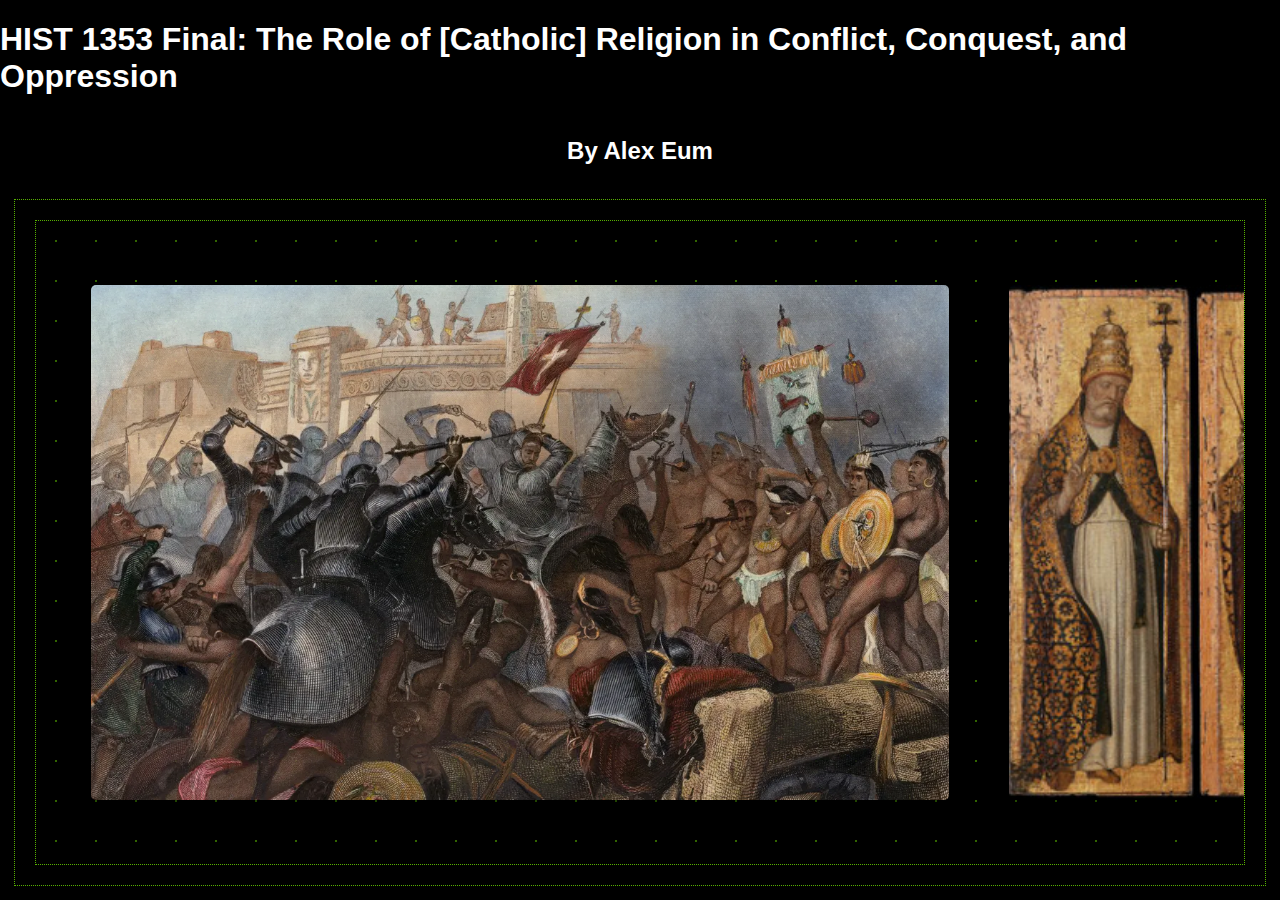
<file: index.html>
<!DOCTYPE html>
<html lang="en">
<head>
  <meta charset="UTF-8">
  <meta http-equiv="X-UA-Compatible" content="IE=edge">
  <meta name="viewport" content="width=device-width, initial-scale=1.0">
  <title>HIST 1353 Final - Alex Eum</title>
  <link rel = "stylesheet" href = "styles.css">
</head>

<body>
  <div id="gallery-container">
    <h1 style = "color: white;">HIST 1353 Final: The Role of [Catholic] Religion in Conflict, Conquest, and Oppression</h1>
    <h2 style = "color: white;">By Alex Eum</h2>
    <div id="gallery">
      
      <figure>
        <a href="expedition.html" class="image-link">
          <img src="./images/catholicconquest.webp" width="700" height="700">
        </a>
        <figcaption>Catholic Expedition & Conquest</figcaption>
      </figure>
  
      <figure>
        <a href="power.html" class="image-link">
          <img src="./images/catholicpower.jpeg" width="700" height="700">
        </a>
        <figcaption>Catholic Power Structure & Influence</figcaption>
      </figure>
  
      <figure>
        <a href="economy.html" class="image-link">
          <img src="./images/economy.jpeg" width="700" height="700">
        </a>
        <figcaption>Religion In The Economy (Slavery)</figcaption>
      </figure>
  
      <figure>
        <a href="rebellion.html" class="image-link">
          <img src="./images/rebellion.jpeg" width="700" height="700">
        </a>
        <figcaption>Catholic Rebellion & Reform</figcaption>
      </figure>
  
      <figure>
        <a href="reflection.html" class="image-link">
          <img src="./images/modern.webp" width="700" height="700">
        </a>
        <figcaption>Catholic Reflection & Acceptance</figcaption>
      </figure> 

      <figure>
        <a href="sources.html" class="image-link">
          <img src="./images/cathdoctrine.jpeg" width="700" height="700">
        </a>
        <figcaption>Sources</figcaption>
      </figure> 
    </div> 
  </div>

  <script>
    function openPopup(img) {
      img.nextElementSibling.style.display = 'block';
    }
    function closePopup(span) {
      span.parentElement.style.display = 'none';
    }
  </script>
</body>
</html>
</file>
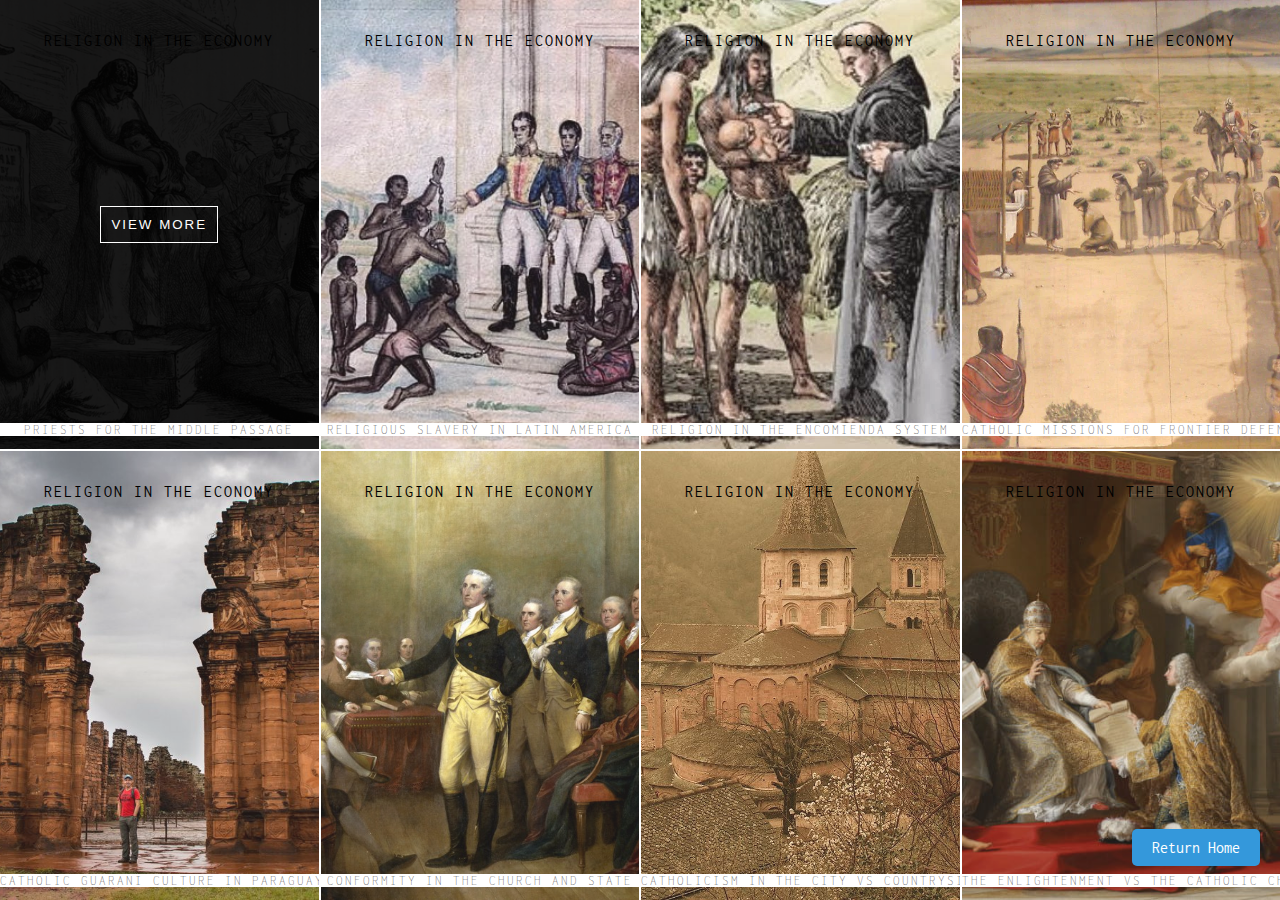
<file: economy.html>
<!DOCTYPE html>
<html lang="en">

<head>
    <meta charset="UTF-8">
    <meta http-equiv="X-UA-Compatible" content="IE=edge">
    <meta name="viewport" content="width=device-width, initial-scale=1.0">
    <title>HIST 1353 Final - Alex Eum</title>
    <link rel="stylesheet" href="styles2.css">
</head>

<body>
    <section id="portfolio">

        <div class="project">
            <p class="hidden-caption">
                Portuguese Catholic priests' establishment of ministries in slaving ports during the Atlantic slave
                trade highlights the complex relationship between religion and the inhumanity of slavery. Aware of the
                deadly Middle Passage, these priests baptized tens of thousands of enslaved Africans. This act, while
                providing spiritual solace, also implicitly supported the slave trade. The priests' actions raise
                questions about the role of the Catholic Church in the moral dilemmas of slavery (many of these baptized
                individuals died before even boarding, and many more died during the passage), juxtaposing religious
                salvation against intense human suffering.
            </p>
            <img class="project__image"
                src="./images/pmiddlepassage.jpeg" />
            <p>Religion In The Economy</p>
            <h3 class="grid__title">Priests for the Middle Passage </h3>
            <div class="grid__overlay">
                <button class="viewbutton">view more</button>
            </div>
        </div>


        <div class="project">
            <p class="hidden-caption">
                In Latin America, the slave system intricately intertwined with Catholicism. Access to freedom and
                incorporation into the Catholic fold were pivotal aspects of this system. Catholicism played a dual
                role: on one hand, it offered a pathway to social integration; on the other, it functioned as a tool for
                control. The Church's influence permeated slave laws and practices, with baptism often serving as a
                prerequisite for manumission and legal rights. This integration of religious and secular life under
                Catholic doctrine significantly shaped the social dynamics of slavery in Latin America.
            </p>
            <img class="project__image"
                src="./images/slaverylatinamerica.webp" />
            <p>Religion In The Economy</p>
            <h3 class="grid__title">Religious Slavery in Latin America </h3>
            <div class="grid__overlay">
                <button class="viewbutton">view more</button>
            </div>
        </div>


        <div class="project">
            <p class="hidden-caption">
                The encomienda system in Spanish America played a significant role in the spread and establishment of
                Catholicism among the indigenous populations. In this system, Spanish encomenderos were granted rights
                over certain native communities, ostensibly to protect them and teach them Christianity in return for
                labor. However, this system often led to severe exploitation and abuse. The encomenderos, while
                responsible for the spiritual wellbeing of their charges, frequently prioritized economic gain over
                religious instruction. The religious aspect of the encomienda system was thus characterized by a
                profound contradiction: while it facilitated the spread of Catholicism, it also often involved coercion
                and mistreatment, which contradicted the moral and ethical teachings of the religion itself. This
                paradox highlighted the complex dynamic between religious objectives and economic exploitation in the
                colonial system. This system was portrayed as a benevolent effort to civilize and ‘Christianize’ the
                native populations, masking the exploitation and abuse that remained underneath the surface.
            </p>
            <img class="project__image"
                src="./images/encomienda.webp" />
            <p>Religion In The Economy</p>
            <h3 class="grid__title">Religion in the Encomienda System</h3>
            <div class="grid__overlay">
                <button class="viewbutton">view more</button>
            </div>
        </div>


        <div class="project">
            <p class="hidden-caption">
                The Spanish strategy of using Catholic missions as bases for frontier defense in North America,
                exemplified by missions like San Antonio in 1718, represents a critical aspect of colonial expansion and
                religious conversion. These missions served dual purposes: as centers of faith and conversion for Native
                Americans and as strategic outposts for Spanish colonial interests. This approach highlights the
                connection between religious and imperial objectives in the Spanish colonization of the Americas.
            </p>
            <img class="project__image"
                src="./images/spanishmission.webp" />
            <p>Religion In The Economy</p>
            <h3 class="grid__title">Catholic Missions for Frontier Defense</h3>
            <div class="grid__overlay">
                <button class="viewbutton">view more</button>
            </div>
        </div>


        <div class="project">
            <p class="hidden-caption">The Catholic Guarani culture in Paraguay presents a complex narrative of
                settler-native relations. The Jesuit missions, established in the 17th century, played a pivotal role in
                shaping Guarani society. These missions aimed to convert and protect the Guarani from enslavement,
                leading to a unique blend of Catholic and indigenous practices. The Guarani, initially resistant,
                gradually adopted Catholicism, integrating it with their traditional beliefs. This synthesis influenced
                social structures, arts, and even resistance strategies against colonial exploitation. The
                Jesuit-Guarani alliance, while fostering a distinct cultural identity, also became a point of contention
                with Spanish settlers and colonial authorities, culminating in the expulsion of Jesuits in 1767 and
                significant transformations in Guarani society.</p>
            <img class="project__image"
                src="./images/guarani.jpeg" />
            <p>Religion In The Economy</p>
            <h3 class="grid__title">Catholic Guarani Culture in Paraguay</h3>
            <div class="grid__overlay">
                <button class="viewbutton">view more</button>
            </div>
        </div>


        <div class="project">
            <p class="hidden-caption">
                The aim of both the Church and state in enforcing conformity is a central theme in the history of
                Catholicism. This push for conformity was driven by the belief that religious uniformity was essential
                for social and political stability. The Church and state often collaborated to suppress dissent, viewing
                non-conformity as a threat to their authority. This approach led to various measures, including
                censorship, inquisition, and education reforms, to ensure adherence to Catholic doctrine and support for
                the state.
            </p>
            <img class="project__image"
                src="./images/churchandstate.jpeg" />
            <p>Religion In The Economy</p>
            <h3 class="grid__title">Conformity in the Church and State</h3>
            <div class="grid__overlay">
                <button class="viewbutton">view more</button>
            </div>
        </div>


        <div class="project">
            <p class="hidden-caption">
                The experience of Catholicism in colonial Latin America varied significantly between urban centers like
                Lima and Mexico City and the rural countryside. In cities, Catholic practices and institutions were more
                prominently displayed and deeply entrenched, reflecting the close ties between colonial authorities and
                the Church. Rural areas, in contrast, often experienced a more syncretic form of Catholicism, blending
                indigenous beliefs and practices with orthodox Catholic rituals. This dichotomy illustrates the
                adaptability of Catholicism to different social and cultural contexts, as well as the challenges faced
                by the Church in maintaining doctrinal uniformity across diverse and often remote populations.
            </p>
            <img class="project__image"
                src="./images/countryside.jpeg" />
            <p>Religion In The Economy</p>
            <h3 class="grid__title">Catholicism in the City vs Countryside</h3>
            <div class="grid__overlay">
                <button class="viewbutton">view more</button>
            </div>
        </div>


        <div class="project">
            <p class="hidden-caption">
                The Enlightenment period in Iberia saw a rise in educated reformers who, influenced by Enlightenment
                rationality and scientific principles, often found themselves at odds with the Catholic Church. Viewing
                the Church as an obstacle to progress and change, these reformers advocated for a more secular approach
                to governance and societal organization. This conflict between traditional religious authority and
                emerging Enlightenment ideals represents a significant cultural and intellectual shift in the Iberian
                world.
            </p>
            <img class="project__image"
                src="./images/enlightenment.jpeg" />
            <p>Religion In The Economy</p>
            <h3 class="grid__title">The Enlightenment vs The Catholic Church</h3>
            <div class="grid__overlay">
                <button class="viewbutton">view more</button>
            </div>
        </div>


        <div class="overlay">
            <div class="overlay__inner">
                <button class="close">close X</button>
                <img>
            </div>
        </div>
    </section>


    <script>
        const buttons = document.querySelectorAll('.project');
        const overlay = document.querySelector('.overlay');
        const overlayInner = document.querySelector('.overlay__inner');
        function open(e) {
            const project = e.currentTarget;
            const imgSrc = project.querySelector('img').src;
            const caption = project.querySelector('.hidden-caption').innerText;
            overlayInner.innerHTML = `
    <button class="close">close X</button>
    <img src="${imgSrc}">
    <p>${caption}</p>
  `;
            overlay.classList.add('open');
            overlayInner.querySelector('.close').addEventListener('click', close);
        }
        function close() {
            overlay.classList.remove('open');
        }
        buttons.forEach(button => button.addEventListener('click', open));
    </script>
    <a href="index.html" class="return-home-btn">Return Home</a>
</body>

</html>
</file>
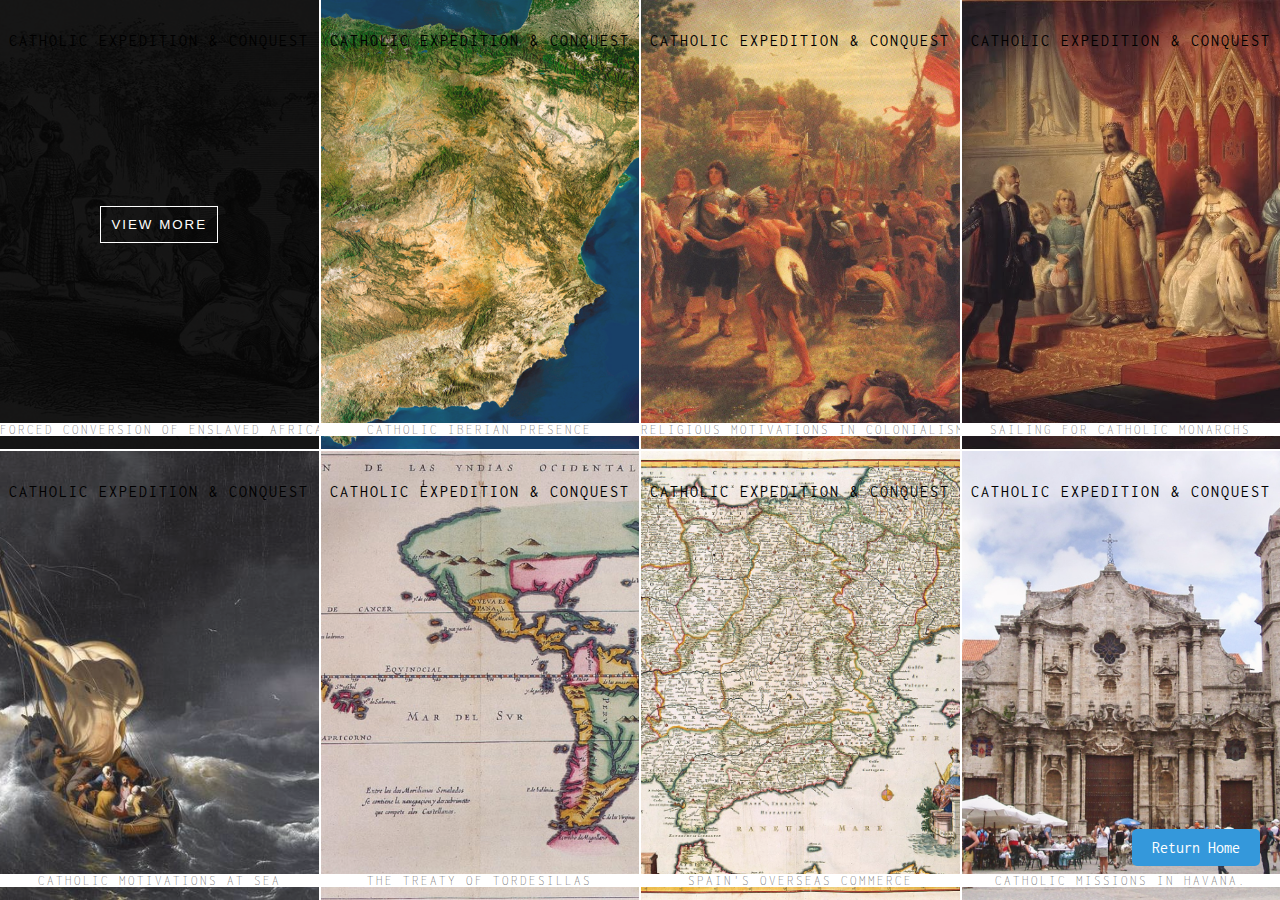
<file: expedition.html>
<!DOCTYPE html>
<html lang="en">

<head>
    <meta charset="UTF-8">
    <meta http-equiv="X-UA-Compatible" content="IE=edge">
    <meta name="viewport" content="width=device-width, initial-scale=1.0">
    <title>HIST 1353 Final - Alex Eum</title>
    <link rel="stylesheet" href="styles2.css">
</head>

<body>
    <section id="portfolio">


        <div class="project">
            <p class="hidden-caption">
                The enslavement of Africans and their forced conversion to Roman Catholicism during the period of
                European colonial expansion was compounded by their brutal conditions, including harsh labor,
                punishment, and the removal/forced abandonment of their identity and heritage. Their forced conversion
                to Roman Catholicism,
                was a common policy utilized by European colonizers, particularly the Spanish and Portuguese. The
                Europeans believed they were saving their souls by introducing Christianity,
                but simultaneously, the conversion was seen as a tool for social control, as it was thought to pacify
                and
                integrate enslaved populations into colonial societies. The process of conversion often began
                immediately upon the captives' arrival. Baptism was a key component, symbolizing a break from their past
                and the adoption of new, Christian identities (and their new economic circumstances). However, these
                conversions were superficial in many cases, but despite the forced conversions, many enslaved Africans
                retained elements of their traditional beliefs and practices. Over time, this led to the development of
                syncretic religions, combining elements of African spiritual practices with Roman Catholicism. Examples
                include Vodun in Haiti, Candomblé in Brazil, and Santería in Cuba.
            </p>
            <img class="project__image"
                src="./images/forcedconversion.jpg" />
            <p>Catholic Expedition & Conquest</p>
            <h3 class="grid__title">Forced Conversion of Enslaved Africans</h3>
            <div class="grid__overlay">
                <button class="viewbutton">view more</button>
            </div>
        </div>


        <div class="project">
            <p class="hidden-caption">
                The Catholic Iberian presence in the Western Hemisphere, marked predominantly by Spain and Portugal,
                played a pivotal role in shaping the course of global history. The Reconquista, the centuries-long
                campaign to expel Muslims from the Iberian Peninsula, culminated in 1492, leaving these nations with a
                heightened sense of religious mission and a newfound focus on overseas expansion. The Spanish monarchs,
                Queen Isabella of Castile and King Ferdinand of Aragon, were instrumental in this expansion. Their
                campaign, resulting in the unification of Spain under Christian rule, was marked by a concerted effort
                to spread Catholicism. The expulsion of Jews and Muslims unless they converted to Christianity was a
                testament to the era's religious intolerance, and their sponsorship of Christopher Columbus's 1492
                voyage was motivated partly by the
                desire to spread Christianity and partly by the search for new trade routes, especially to Asia. This
                voyage led to the unexpected discovery of the New World, opening an era of exploration and
                colonization. Portugal, under the leadership of Prince Henry the Navigator and later King John II,
                focused on exploring the African coast and finding a sea route to India. These expeditions were also
                deeply intertwined with the Catholic faith, as they sought to counter the Muslim dominance of Eastern
                trade routes and to find potential Christian allies against Islam.
            </p>
            <img class="project__image"
                src="./images/iberia.jpeg" />
            <p>Catholic Expedition & Conquest</p>
            <h3 class="grid__title"> Catholic Iberian Presence </h3>
            <div class="grid__overlay">
                <button class="viewbutton">view more</button>
            </div>
        </div>


        <div class="project">
            <p class="hidden-caption">
                The colonial ambitions of European nations were significantly driven by religious objectives. Catholic
                doctrine, emphasizing the salvation of souls, became a key motivator in the expansionist policies of
                these empires. This religious drive was not a simple quest for new lands or wealth; it was often
                portrayed as a divine mandate, a mission sanctioned by God. Stemming from Dum Diversas (1452) and
                Romanus Pontifex (1455), the Doctrine of Discovery granted Christian rulers the authority to claim
                territories they discovered and to propagate Christian teachings there. It became the cornerstone of
                European colonialism, intertwining religious mission with territorial expansion.
            </p>
            <img class="project__image"
                src="./images/religmotivation.jpeg" />
            <p>Catholic Expedition & Conquest</p>
            <h3 class="grid__title">Religious Motivations in Colonialism </h3>
            <div class="grid__overlay">
                <button class="viewbutton">view more</button>
            </div>
        </div>


        <div class="project">
            <p class="hidden-caption">
                Christopher Columbus, often revered as the "Admiral of the Ocean Sea," remains one of the most iconic
                figures in the Age of Exploration. His voyages across the Atlantic, under the patronage of Spain's
                Catholic Monarchs, were pivotal in connecting the continents of Europe and the Americas. His primary
                goal was to establish a new trade route to the riches of the East Indies, bypassing the overland routes
                dominated by Muslim powers. Columbus, who was deeply religious himself, also embraced the idea of
                spreading Christianity to the lands he intended to explore. Spain's Catholic Monarchs, Queen Isabella of
                Castile and King Ferdinand of Aragon, saw potential in Columbus's plan. In 1492, following the
                completion of the Reconquista, they agreed to sponsor his voyage. This decision was influenced by the
                desire to expand Spanish influence, to gain a competitive edge in global trade, and spread Catholicism.
                Columbus undertook four voyages across the Atlantic between 1492 and 1504, which had profound religious
                implications. They were not only exploratory missions but also resembled the crusades, bearing the cross
                alongside the flag. The spread of Catholicism was a significant aspect of Spanish colonization that
                followed. Columbus himself set the precedent by initiating the conversion of indigenous peoples to
                Christianity.
            </p>
            <img class="project__image"
                src="./images/cathmonarch.jpeg" />
            <p>Catholic Expedition & Conquest</p>
            <h3 class="grid__title">Sailing For Catholic Monarchs</h3>
            <div class="grid__overlay">
                <button class="viewbutton">view more</button>
            </div>
        </div>


        <div class="project">
            <p class="hidden-caption">
                Many conquistadors saw their expeditions as extensions of the crusades. Figures like Hernán Cortés and
                Francisco Pizarro often described their conquests in religious terms, blending their thirst for gold and
                glory with a proclaimed desire to spread Christianity. This crusading spirit was a critical aspect of
                their self-justification, intertwining religious zeal with imperial ambition.
            </p>
            <img class="project__image"
                src="./images/cathsea.jpeg" />
            <p>Catholic Expedition & Conquest</p>
            <h3 class="grid__title"> Catholic Motivations at Sea</h3>
            <div class="grid__overlay">
                <button class="viewbutton">view more</button>
            </div>
        </div>


        <div class="project">
            <p class="hidden-caption">
                The Catholic Church played a crucial role in the expansion of Iberian empires. The Treaty of Tordesillas
                in 1494, mediated by Pope Alexander VI, divided the newly discovered lands outside Europe between
                Portugal and Spain. This treaty was crucial in legitimizing and facilitating Iberian expansion in the
                name of spreading Catholicism. This division, sanctioned by the Church, underlines how religion was used
                not only to legitimize colonial claims but also to maintain peace between the two Catholic superpowers.
                The Spanish and Portuguese colonization of the Americas was not just a pursuit of wealth and land; it
                was also a religious crusade. Missionaries, mainly Jesuits, Franciscans, and Dominicans, accompanied
                conquistadors to convert indigenous populations to Christianity. This religious mission was often used
                to justify the harsh treatment and subjugation of native peoples.
            </p>
            <img class="project__image"
                src="./images/treatytordesillas.jpeg" />
            <p>Catholic Expedition & Conquest</p>
            <h3 class="grid__title"> The Treaty of Tordesillas</h3>
            <div class="grid__overlay">
                <button class="viewbutton">view more</button>
            </div>
        </div>


        <div class="project">
            <p class="hidden-caption">
                The "Suma de Tratos y Contratos," in the context of Spain's burgeoning overseas commerce, reflects the
                Catholic Church's influence on economic practices during the colonial period. This work, written by
                Tomás de Mercado, was a pivotal text reconciling commercial activities with Catholic doctrine, which
                viewed usury, or lending money at interest, as a sin. Mercado's work provided guidelines for ethical
                trade and financial dealings, aligning them with Christian morals. This alignment was crucial in an era
                where Spain's global economic activities were expanding rapidly, requiring a fine balance between
                economic growth and adherence to religious principles.
            </p>
            <img class="project__image"
                src="./images/spaintrade.jpeg" />
            <p>Catholic Expedition & Conquest</p>
            <h3 class="grid__title"> Spain's Overseas Commerce</h3>
            <div class="grid__overlay">
                <button class="viewbutton">view more</button>
            </div>
        </div>


        <div class="project">
            <p class="hidden-caption">
                In Havana and the general Caribbean, Spanish colonization was marked by the establishment of Catholic
                missions. These missions served two purposes: as centers for religious conversion and as instruments of
                Spanish control. They played a pivotal role in integrating the indigenous populations into the colonial
                system, often at the cost of eradicating native cultures and religious practices.
            </p>
            <img class="project__image"
                src="./images/havana.jpeg" />
            <p>Catholic Expedition & Conquest</p>
            <h3 class="grid__title">Catholic missions in Havana. </h3>
            <div class="grid__overlay">
                <button class="viewbutton">view more</button>
            </div>
        </div>



        <div class="overlay">
            <div class="overlay__inner">
                <button class="close">close X</button>
                <img>
            </div>
        </div>
    </section>


    <script>
        const buttons = document.querySelectorAll('.project');
        const overlay = document.querySelector('.overlay');
        const overlayInner = document.querySelector('.overlay__inner');
        function open(e) {
            const project = e.currentTarget;
            const imgSrc = project.querySelector('img').src;
            const caption = project.querySelector('.hidden-caption').innerText;
            overlayInner.innerHTML = `
    <button class="close">close X</button>
    <img src="${imgSrc}">
    <p>${caption}</p>
  `;
            overlay.classList.add('open');
            overlayInner.querySelector('.close').addEventListener('click', close);
        }
        function close() {
            overlay.classList.remove('open');
        }
        buttons.forEach(button => button.addEventListener('click', open));
    </script>
    <a href="index.html" class="return-home-btn">Return Home</a>
</body>

</html>
</file>
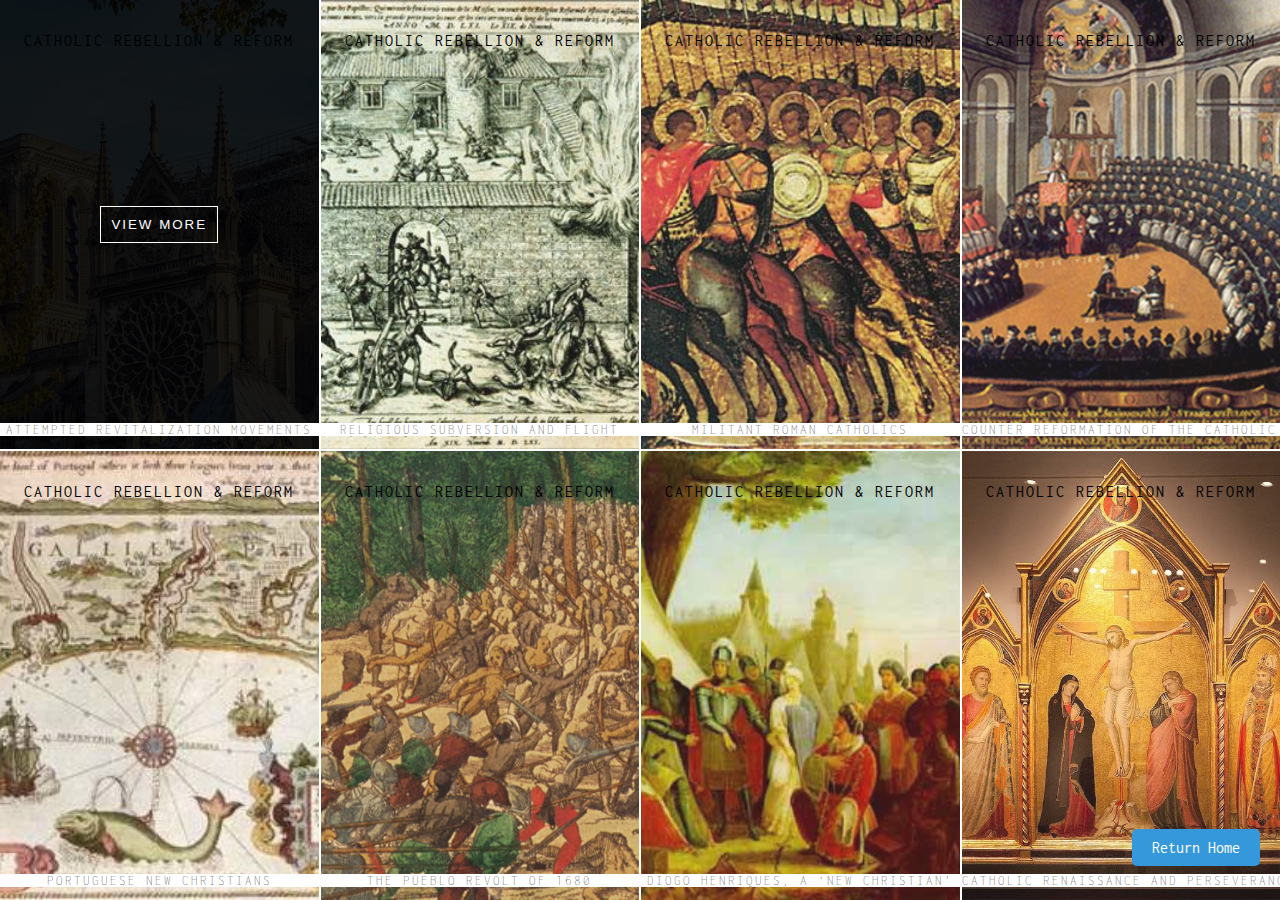
<file: rebellion.html>
<!DOCTYPE html>
<html lang="en">

<head>
    <meta charset="UTF-8">
    <meta http-equiv="X-UA-Compatible" content="IE=edge">
    <meta name="viewport" content="width=device-width, initial-scale=1.0">
    <title>HIST 1353 Final - Alex Eum</title>
    <link rel="stylesheet" href="styles2.css">
</head>

<body>
    <section id="portfolio">


        <div class="project">
            <p class="hidden-caption">
                The colonial period in Spanish America and Brazil witnessed various revitalization movements among
                indigenous and African populations, often violently suppressed but never entirely quelled. These
                movements were responses to the profound disruptions caused by European colonization, including forced
                labor, cultural suppression, and the imposition of Catholicism. Indigenous peoples, facing the erosion
                of their traditional ways of life, often turned to religious and cultural revival as a form of
                resistance. These movements sought to restore pre-colonial social structures and belief systems,
                sometimes blending them with elements of Catholicism and African beliefs introduced through the
                transatlantic slave trade. This syncretism led to unique religious practices that combined indigenous,
                African, and European elements, reflecting both resistance and adaptation to the new colonial reality.
                By incorporating Christian elements into their traditional beliefs, indigenous peoples were able to
                preserve aspects of their ancestral religions. This syncretism was a subtle form of defiance, a way of
                maintaining a connection to their heritage in the face of overwhelming colonial pressure. The cult of
                the Virgin of Guadalupe in Mexico exemplifies religious syncretism. The Virgin became a symbol of
                Mexican identity, merging Catholic and indigenous beliefs. Her image was used by Miguel Hidalgo in the
                Mexican War of Independence, illustrating how syncretic religious symbols could be mobilized in
                anti-colonial struggles. In Brazil, the influence of African beliefs was particularly significant, given
                the large number of enslaved Africans brought to the region. The fusion of African religious traditions
                with indigenous and Catholic practices gave rise to new syncretic religions, Umbanda. These religions
                provided a spiritual refuge and a sense of identity for both enslaved Africans and indigenous peoples,
                helping them cope with the harsh realities of colonial life. However, these revitalization and syncretic
                movements often faced violent repression from colonial authorities, who viewed them as threats to their
                control and efforts to Christianize the populations. Despite this, the movements persisted, underscoring
                the resilience and creativity of the colonized peoples in preserving and adapting their cultural and
                religious heritage. The persistence of these movements and their ability to adapt and survive under
                oppressive conditions were remarkable. Indigenous leaders, shamans, and African priests played crucial
                roles in keeping these traditions alive, often at great personal risk. They became symbols of resistance
                and sources of hope for their communities, sustaining cultural continuity amidst the sweeping changes
                brought by colonization. The introduction of Catholicism, while initially forced, became part of this
                complex web of belief systems. Indigenous and African populations often incorporated Catholic saints and
                rituals into their practices, creating a unique religious landscape that was neither entirely Catholic
                nor purely indigenous or African, but a blend of all three traditions. Faced with the overwhelming
                forces of colonization, these communities found ways to retain their cultural identities, adapt to new
                realities, and resist cultural and spiritual eradication.
            </p>
            <img class="project__image"
                src="./images/revitalization.jpeg" />
            <p>Catholic Rebellion & Reform</p>
            <h3 class="grid__title">Attempted Revitalization Movements </h3>
            <div class="grid__overlay">
                <button class="viewbutton">view more</button>
            </div>
        </div>


        <div class="project">
            <p class="hidden-caption">
                In historical Spanish America, the act of religious subversion and flight by indigenous and African
                populations was fraught with risk. The colonial regime, seeking to impose the Catholic norm, often
                viewed any deviation from established religious practices as a threat to its authority. Bartolomé de Las
                Casas, a Dominican friar, stood out in this context for his efforts to advocate for the rights of
                indigenous peoples. Las Casas argued against the enslavement and harsh treatment of the native
                populations, promoting a vision of peaceful evangelization. His stance, however, was controversial and
                met with resistance from colonial settlers and authorities who benefited from the exploitation of native
                labor. Las Casas' advocacy highlighted the tension between the colonial imperative to assimilate
                indigenous populations and the realities of cultural resistance and survival.
            </p>
            <img class="project__image"
                src="./images/subversion.jpeg" />
            <p>Catholic Rebellion & Reform</p>
            <h3 class="grid__title">Religious Subversion and Flight</h3>
            <div class="grid__overlay">
                <button class="viewbutton">view more</button>
            </div>
        </div>


        <div class="project">
            <p class="hidden-caption">
                Militant Roman Catholics' labeling of figures like Francis Drake, Piet Heyn, Iberian Jews, and Muslims
                as heretics reflects the intense religious polarization of the era. Heresy was seen not just as a
                theological error but as a societal contagion that threatened the integrity of the faithful. The
                presence of heretics, defined broadly to include anyone deviating from orthodox Catholic practice, was
                considered a form of pollution. This perspective led to severe consequences, including exile, torture,
                or death, for those labeled as heretics. The identification and reporting of heretical behavior often
                involved community surveillance, with neighbors reporting unusual practices like non-Catholic rituals or
                dietary habits.
            </p>
            <img class="project__image"
                src="./images/militant.jpeg" />
            <p>Catholic Rebellion & Reform</p>
            <h3 class="grid__title">Militant Roman Catholics</h3>
            <div class="grid__overlay">
                <button class="viewbutton">view more</button>
            </div>
        </div>


        <div class="project">
            <p class="hidden-caption">
                The Counter-Reformation and the ensuing Catholic Renaissance were significantly influenced by the
                Council of Trent's edicts. These meetings, held between 1545 and 1563, marked a conservative defense of
                medieval Catholicism, emphasizing sacraments, clerical celibacy, and the existence of purgatory. The
                Council also reinforced the veneration of Mary, the saints, and the role of relics in pilgrimage.
                Controversially, indulgences were expanded, sparking Protestant criticism. The Counter-Reformation's
                impact extended beyond Europe, influencing colonial societies, as seen in the actions of figures like
                Catalina Tuza, who aligned their religious practices and investments with the Council's edicts.
                The Counter-Reformation was a significant movement within the Catholic Church, initiated in response to
                the Protestant Reformation. This period was characterized by a reaffirmation of Catholic doctrines and
                the implementation of reforms to address abuses and corruption within the Church. The Council of Trent
                played a crucial role in this process, clarifying Catholic teachings and strengthening Church authority.
                The Counter-Reformation also emphasized missionary work, education, and the arts as means to revitalize
                the Church and counter Protestant influence. This movement had profound impacts on the religious,
                cultural, and political landscape of Europe and the colonies.
            </p>
            <img class="project__image"
                src="./images/counterreformation.jpeg" />
            <p>Catholic Rebellion & Reform</p>
            <h3 class="grid__title">Counter Reformation of the Catholic Church</h3>
            <div class="grid__overlay">
                <button class="viewbutton">view more</button>
            </div>
        </div>


        <div class="project">
            <p class="hidden-caption">The experience of New Christians, particularly Portuguese families, under the
                Inquisition highlights the complex interplay of religion, ethnicity, and politics. These individuals,
                often of Jewish descent, faced intense scrutiny and persecution, accused of secretly practicing Judaism.
                The Inquisition's focus on these communities varied over time, with periods of intense prosecution and
                public spectacles. The reasons behind the Inquisition's fluctuating intensity remain a subject of
                historical debate. New Christians were often jailed, tortured, killed, and deprived of their estates.
                The experiences of New Christians, ranging from those who considered themselves devout Catholics to
                those openly defying the Inquisition, underscore the varied responses to religious persecution.</p>
            <img class="project__image"
                src="./images/pnewchristians.jpeg" />
            <p>Catholic Rebellion & Reform</p>
            <h3 class="grid__title">Portuguese New Christians </h3>
            <div class="grid__overlay">
                <button class="viewbutton">view more</button>
            </div>
        </div>


        <div class="project">
            <p class="hidden-caption">The Pueblo Revolt of 1680 in present-day New Mexico stands as one of the most
                successful acts of indigenous resistance. Led by a religious leader, Popé, the Pueblo peoples
                temporarily expelled the Spanish colonizers and reclaimed their religious and cultural autonomy. This
                revolt highlights the role of religion not only as a tool of oppression but also as a catalyst for
                resistance and liberation.</p>
            <img class="project__image"
                src="./images/pueblorevolt.jpeg" />
            <p>Catholic Rebellion & Reform</p>
            <h3 class="grid__title">The Pueblo Revolt of 1680</h3>
            <div class="grid__overlay">
                <button class="viewbutton">view more</button>
            </div>
        </div>


        <div class="project">
            <p class="hidden-caption">
                The story of Diogo Henriques, a 26-year-old Spanish-born 'New Christian', illustrates the complex
                interplay between personal faith, societal norms, and institutional control in the context of
                Catholicism. His experience highlights the tension between genuine religious belief, societal pressure,
                and the punitive mechanisms of the Church. Henriques' journey through accusation, confession, and
                reconciliation reflects the broader dynamics of religious identity and conformity in a period marked by
                intense scrutiny of faith and practice.
            </p>
            <img class="project__image"
                src="./images/portuguese.jpeg" />
            <p>Catholic Rebellion & Reform</p>
            <h3 class="grid__title">Diogo Henriques, a ‘New Christian’</h3>
            <div class="grid__overlay">
                <button class="viewbutton">view more</button>
            </div>
        </div>


        <div class="project">
            <p class="hidden-caption">The Catholic Renaissance in Iberia and its colonies was significantly influenced
                by the Council of Trent (1545-1563). This pivotal event marked a conservative resurgence in Catholicism,
                emphasizing traditional practices and doctrines. Key aspects included the reaffirmation of sacraments,
                notably marriage and the priesthood's celibacy, along with the doctrine of purgatory. The Council's
                reinforcement of local Marian and saintly cults, alongside the central role of relics, bolstered
                pilgrimage and religious devotion. Controversially, it also expanded the practice of indulgences, a
                point of contention with Protestant reformers. Figures like Cacica Catalina Tuza, aware of these shifts,
                adjusted their religious investments and practices accordingly. This period also saw efforts to suppress
                rebellion and maintain social order in the colonies, with the Spanish and Portuguese fostering family
                and community among indigenous and enslaved peoples. This policy, enshrined in colonial law, aimed at
                integrating these groups into the Catholic Church, thereby reducing the likelihood of uprisings. The
                emphasis on Catholic sacraments and rituals offered a degree of autonomy, albeit within a framework of
                forced religious conformity.</p>
            <img class="project__image"
                src="./images/renaissance.jpeg" />
            <p>Catholic Rebellion & Reform</p>
            <h3 class="grid__title">Catholic Renaissance and Perseverance</h3>
            <div class="grid__overlay">
                <button class="viewbutton">view more</button>
            </div>
        </div>


        <div class="overlay">
            <div class="overlay__inner">
                <button class="close">close X</button>
                <img>
            </div>
        </div>
    </section>


    <script>
        const buttons = document.querySelectorAll('.project');
        const overlay = document.querySelector('.overlay');
        const overlayInner = document.querySelector('.overlay__inner');
        function open(e) {
            const project = e.currentTarget;
            const imgSrc = project.querySelector('img').src;
            const caption = project.querySelector('.hidden-caption').innerText;
            overlayInner.innerHTML = `
    <button class="close">close X</button>
    <img src="${imgSrc}">
    <p>${caption}</p>
  `;
            overlay.classList.add('open');
            overlayInner.querySelector('.close').addEventListener('click', close);
        }
        function close() {
            overlay.classList.remove('open');
        }
        buttons.forEach(button => button.addEventListener('click', open));
    </script>
    <a href="index.html" class="return-home-btn">Return Home</a>
</body>

</html>
</file>
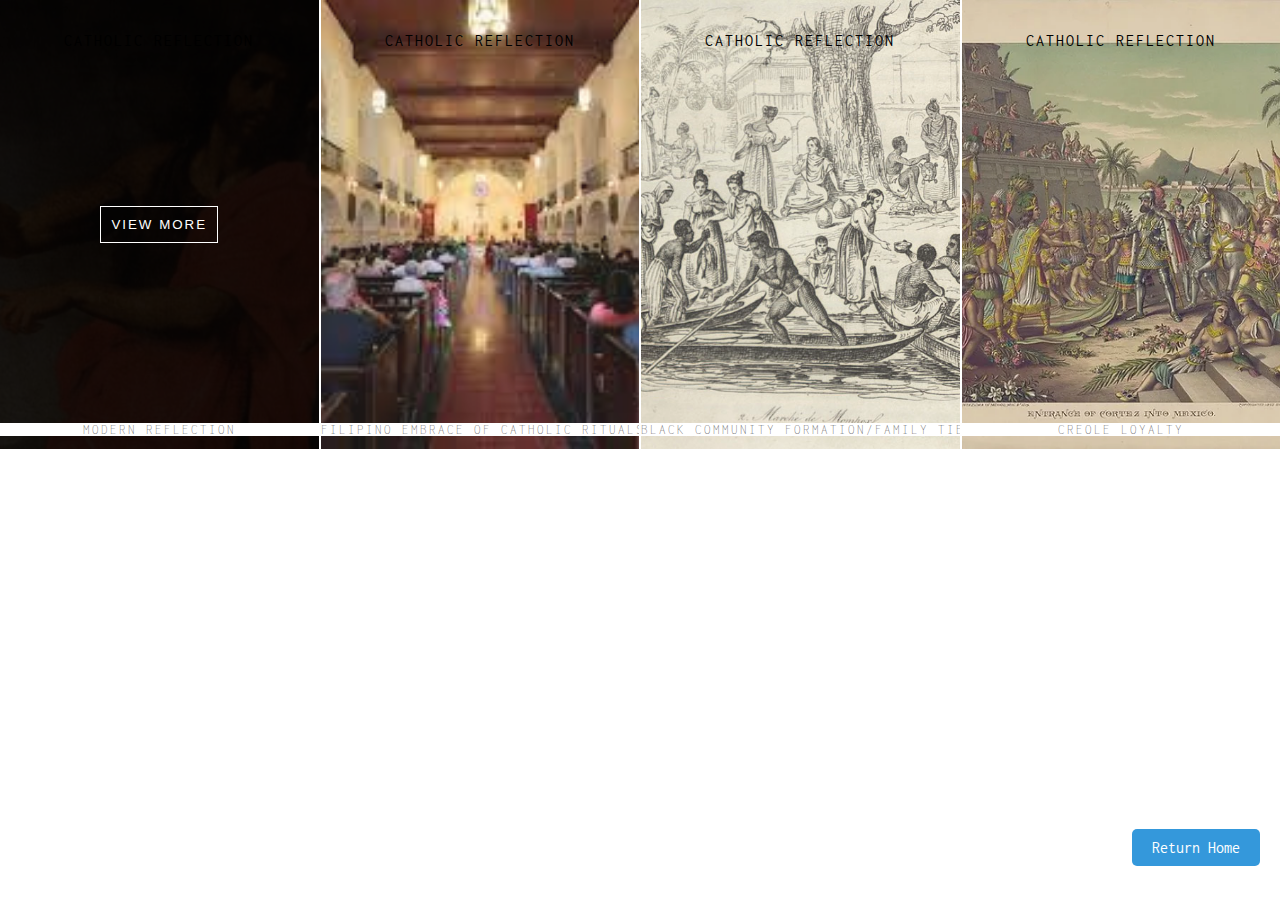
<file: reflection.html>
<!DOCTYPE html>
<html lang="en">

<head>
    <meta charset="UTF-8">
    <meta http-equiv="X-UA-Compatible" content="IE=edge">
    <meta name="viewport" content="width=device-width, initial-scale=1.0">
    <title>HIST 1353 Final - Alex Eum</title>
    <link rel="stylesheet" href="styles2.css">
</head>

<body>
    <section id="portfolio">


        <div class="project">
            <p class="hidden-caption">
                Today, Latin America is predominantly Catholic, a testament to the lasting impact of these colonial
                endeavors. However, this religious homogenization came at a significant cost to indigenous cultures and
                religions, many of which were suppressed or completely eradicated. In recent years, there has been a
                growing movement within the Catholic Church to reflect on its historical role in the colonization of the
                Americas. Apologies for past injustices and efforts towards reconciliation with indigenous peoples
                represent a significant shift in the Church’s engagement with its colonial legacy. A notable example of
                this reflective process is the apology issued by the Jesuit Order for its role in the oppression of
                indigenous peoples during the colonial period. This apology, while symbolic, represents an important
                acknowledgment of the past and a step towards healing historical wounds.
            </p>
            <img class="project__image"
                src="./images/reflection.jpeg" />
            <p>Catholic Reflection</p>
            <h3 class="grid__title">Modern Reflection</h3>
            <div class="grid__overlay">
                <button class="viewbutton">view more</button>
            </div>
        </div>


        <div class="project">
            <p class="hidden-caption">The Filipino embrace of Catholic rituals, such as godparentage and beliefs about
                the souls of the dead, reflects the deep integration of Catholicism into their culture. These practices,
                including the tradition of waiting for deceased souls with candles, illustrate the syncretism of
                Catholic and indigenous beliefs. This fusion created a distinct religious landscape, where Catholic
                rituals were adapted to fit local customs and worldview. The enduring popularity of these practices
                demonstrates the depth of Catholic influence in the Philippines, even as it interacted with and adapted
                to pre-existing cultural traditions.</p>
            <img class="project__image"
                src="./images/filipino.jpeg" />
            <p>Catholic Reflection</p>
            <h3 class="grid__title">Filipino Embrace of Catholic Rituals</h3>
            <div class="grid__overlay">
                <button class="viewbutton">view more</button>
            </div>
        </div>


        <div class="project">
            <p class="hidden-caption">
                The formation of black communities in the context of slavery was significantly influenced by Catholic
                practices, particularly godparentage or baptismal sponsorship. In the brutal world of slavery, these
                practices provided a semblance of stability and social structure. Godparentage established complex
                networks of support, creating bonds akin to family ties. These relationships often transcended
                biological connections, offering emotional, spiritual, and sometimes material support. This aspect of
                Catholic practice played a crucial role in community formation, identity, and resistance to the
                dehumanizing effects of slavery.
            </p>
            <img class="project__image"
                src="./images/blackculture.jpeg" />
            <p>Catholic Reflection</p>
            <h3 class="grid__title">Black Community Formation/Family Ties </h3>
            <div class="grid__overlay">
                <button class="viewbutton">view more</button>
            </div>
        </div>


        <div class="project">
            <p class="hidden-caption">Figures like Tupac Amaru and Tupac Katari exemplify the complex loyalties of
                Creoles in the colonial era. Despite their revolutionary activities, they often proclaimed their
                allegiance to the Spanish king and the Catholic religion. This dual loyalty reflects the intricate
                relationship between colonial subjects and the imperial power, where political dissent coexisted with a
                commitment to the prevailing religious and monarchical order.</p>
            <img class="project__image"
                src="./images/loyalty.webp" />
            <p>Catholic Reflection</p>
            <h3 class="grid__title">Creole Loyalty</h3>
            <div class="grid__overlay">
                <button class="viewbutton">view more</button>
            </div>
        </div>


        <div class="overlay">
            <div class="overlay__inner">
                <button class="close">close X</button>
                <img>
            </div>
        </div>
    </section>


    <script>
        const buttons = document.querySelectorAll('.project');
        const overlay = document.querySelector('.overlay');
        const overlayInner = document.querySelector('.overlay__inner');
        function open(e) {
            const project = e.currentTarget;
            const imgSrc = project.querySelector('img').src;
            const caption = project.querySelector('.hidden-caption').innerText;
            overlayInner.innerHTML = `
    <button class="close">close X</button>
    <img src="${imgSrc}">
    <p>${caption}</p>
  `;
            overlay.classList.add('open');
            overlayInner.querySelector('.close').addEventListener('click', close);
        }
        function close() {
            overlay.classList.remove('open');
        }
        buttons.forEach(button => button.addEventListener('click', open));
    </script>
    <a href="index.html" class="return-home-btn">Return Home</a>
</body>

</html>
</file>
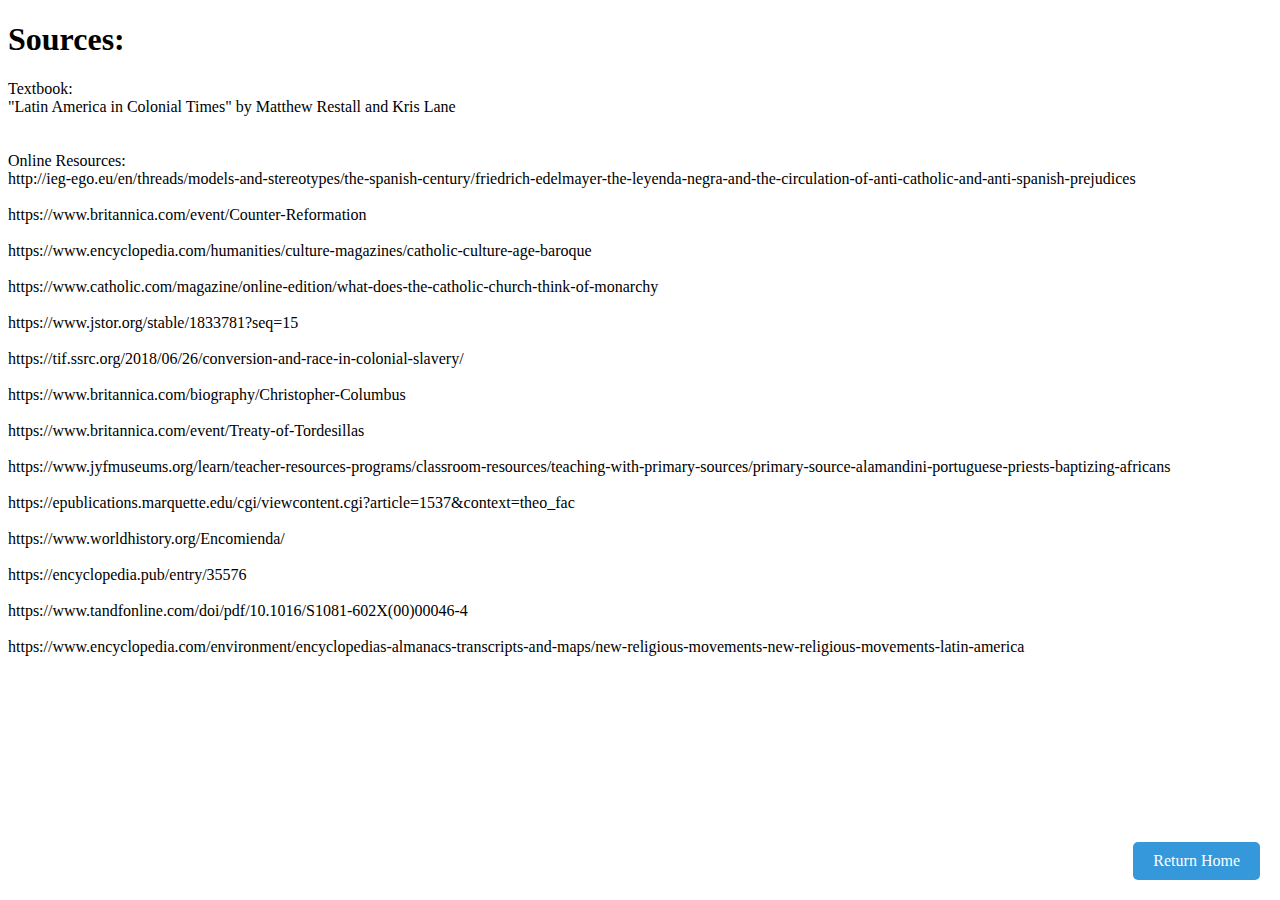
<file: sources.html>
<!DOCTYPE html>
<html lang="en">
<head>
    <meta charset="UTF-8">
    <meta http-equiv="X-UA-Compatible" content="IE=edge">
    <meta name="viewport" content="width=device-width, initial-scale=1.0">
    <title>Document</title>
    <style>
        .return-home-btn {
            position: fixed;
            bottom: 20px;
            right: 20px;
            background-color: #3498db;
            color: white;
            padding: 10px 20px;
            text-decoration: none;
            border-radius: 5px;
            z-index: 1000;
        }
        .return-home-btn:hover {
            background-color: #2980b9;
        }
    </style>
</head>

<body>
    <h1> Sources:</h1>
    <p>
        Textbook:
        <br>"Latin America in Colonial Times" by Matthew Restall and Kris Lane
        <br><br>
        <br>Online Resources:
        <br>http://ieg-ego.eu/en/threads/models-and-stereotypes/the-spanish-century/friedrich-edelmayer-the-leyenda-negra-and-the-circulation-of-anti-catholic-and-anti-spanish-prejudices
        <br>
        <br>https://www.britannica.com/event/Counter-Reformation
        <br>
        <br>https://www.encyclopedia.com/humanities/culture-magazines/catholic-culture-age-baroque
        <br>
        <br>https://www.catholic.com/magazine/online-edition/what-does-the-catholic-church-think-of-monarchy
        <br>
        <br>https://www.jstor.org/stable/1833781?seq=15
        <br>
        <br>https://tif.ssrc.org/2018/06/26/conversion-and-race-in-colonial-slavery/
        <br>
        <br>https://www.britannica.com/biography/Christopher-Columbus
        <br>
        <br>https://www.britannica.com/event/Treaty-of-Tordesillas
        <br>
        <br>https://www.jyfmuseums.org/learn/teacher-resources-programs/classroom-resources/teaching-with-primary-sources/primary-source-alamandini-portuguese-priests-baptizing-africans
        <br>
        <br>https://epublications.marquette.edu/cgi/viewcontent.cgi?article=1537&context=theo_fac
        <br>
        <br>https://www.worldhistory.org/Encomienda/
        <br>
        <br>https://encyclopedia.pub/entry/35576
        <br>
        <br>https://www.tandfonline.com/doi/pdf/10.1016/S1081-602X(00)00046-4
        <br>
        <br>https://www.encyclopedia.com/environment/encyclopedias-almanacs-transcripts-and-maps/new-religious-movements-new-religious-movements-latin-america
    </p>
    <a href="index.html" class="return-home-btn">Return Home</a>
</body>

</html>
</file>
<file: styles.css>
*,
*::before,
*::after {
  box-sizing: border-box;
  font-family: "Poppins", sans-serif;
}

body,
html {
  -webkit-text-size-adjust: 100%;
  -webkit-tap-highlight-color: transparent;
  -webkit-font-smoothing: antialiased;
  text-rendering: optimizeLegibility;
}

body {
  display: flex;
  flex-direction: column;
  align-items: center;
  justify-content: center;
  width: 100%;
  height: 100vh;
  overflow: hidden;
  background: black;
  margin: 0;
}

#gallery-container {
  position: relative;
  display: flex;
  flex-direction: column;
  align-items: center;
  justify-content: center;
  width: 100%;
  height: 100%;
}

#gallery {
  position: relative;
  display: flex;
  flex-direction: row;
  align-items: center;
  justify-content: flex-start;
  width: calc(100% - 70px);
  height: calc(100% - 50px);
  max-height: 670px;
  max-width: 1900px;
  margin: 35px 0px;
  background-color: black;
  background-image: radial-gradient(rgba(124, 252, 0, 0.4) 1px, black 1px);
  background-size: 40px 40px;
  border: 1px dotted rgba(124, 252, 0, 0.7);
  outline: 1px dotted rgba(124, 252, 0, 0.7);
  outline-offset: 20px;
  overflow-x: auto;
  overflow-y: hidden;
  scroll-snap-type: x mandatory;
  scroll-padding: 0 0 0 55px;
  scroll-behavior: smooth;
  /* firefox scrollbar */
  scrollbar-color: lawngreen #222;
  scrollbar-width: auto;
  animation: background 300s linear infinite;
}

@keyframes background {
  0% {
    background-position: -300% 100%;
  }
  100% {
    background-position: 100% -300%;
  }
}

#gallery::-webkit-scrollbar {
  height: 25px;
}

#gallery::-webkit-scrollbar-track {
  background: transparent;
}

#gallery::-webkit-scrollbar-thumb {
  background: #666;
}

#gallery::-webkit-scrollbar-thumb:hover {
  background: #555;
}

#gallery::-webkit-scrollbar-thumb:active {
  background: #444;
}

#gallery::-webkit-scrollbar-button:single-button:horizontal:decrement {
  height: 25px;
  width: 80px;
  background-color: lawngreen;
  background-image: url("data:image/svg+xml,%3Csvg xmlns='http://www.w3.org/2000/svg' width='16' height='16' fill='currentColor' class='bi bi-box-arrow-left' viewBox='0 0 16 16'%3E%3Cpath fill-rule='evenodd' d='M6 12.5a.5.5 0 0 0 .5.5h8a.5.5 0 0 0 .5-.5v-9a.5.5 0 0 0-.5-.5h-8a.5.5 0 0 0-.5.5v2a.5.5 0 0 1-1 0v-2A1.5 1.5 0 0 1 6.5 2h8A1.5 1.5 0 0 1 16 3.5v9a1.5 1.5 0 0 1-1.5 1.5h-8A1.5 1.5 0 0 1 5 12.5v-2a.5.5 0 0 1 1 0v2z'/%3E%3Cpath fill-rule='evenodd' d='M.146 8.354a.5.5 0 0 1 0-.708l3-3a.5.5 0 1 1 .708.708L1.707 7.5H10.5a.5.5 0 0 1 0 1H1.707l2.147 2.146a.5.5 0 0 1-.708.708l-3-3z'/%3E%3C/svg%3E");
  background-size: 20px;
  background-position: center;
  background-repeat: no-repeat;
}f

#gallery::-webkit-scrollbar-button:single-button:horizontal:increment {
  height: 25px;
  width: 80px;
  background-color: lawngreen;
  background-image: url("data:image/svg+xml,%3Csvg xmlns='http://www.w3.org/2000/svg' width='16' height='16' fill='currentColor' class='bi bi-box-arrow-right' viewBox='0 0 16 16'%3E%3Cpath fill-rule='evenodd' d='M10 12.5a.5.5 0 0 1-.5.5h-8a.5.5 0 0 1-.5-.5v-9a.5.5 0 0 1 .5-.5h8a.5.5 0 0 1 .5.5v2a.5.5 0 0 0 1 0v-2A1.5 1.5 0 0 0 9.5 2h-8A1.5 1.5 0 0 0 0 3.5v9A1.5 1.5 0 0 0 1.5 14h8a1.5 1.5 0 0 0 1.5-1.5v-2a.5.5 0 0 0-1 0v2z'/%3E%3Cpath fill-rule='evenodd' d='M15.854 8.354a.5.5 0 0 0 0-.708l-3-3a.5.5 0 0 0-.708.708L14.293 7.5H5.5a.5.5 0 0 0 0 1h8.793l-2.147 2.146a.5.5 0 0 0 .708.708l3-3z'/%3E%3C/svg%3E");
  background-size: 20px;
  background-position: center;
  background-repeat: no-repeat;
}

#gallery::-webkit-scrollbar-button:single-button:horizontal:decrement:hover,
#gallery::-webkit-scrollbar-button:single-button:horizontal:increment:hover {
  background-color: #59b500;
}

#gallery::-webkit-scrollbar-button:single-button:horizontal:decrement:active,
#gallery::-webkit-scrollbar-button:single-button:horizontal:increment:active {
  background-color: #3d7d00;
}

#gallery figure {
  position: relative;
  margin: unset;
  display: flex;
  flex-direction: column;
  align-items: center;
  justify-content: center;
  height: 80%;
  width: auto;
  min-height: 100px;
  margin-right: 60px;
  scroll-snap-align: start;
  transition: all 0.3s ease-in-out;
}

#gallery figure:nth-child(1) {
  margin-left: 60px;
}

#gallery figure div {
  position: absolute;
  width: 1%;
  height: 1%;
  background: transparent;
  opacity: 0;
  transition: all 0.3s ease-in-out;
}

#gallery figure div:nth-child(3) {
  top: 0;
  left: 0;
  border-left: 1px dotted lawngreen;
  border-top: 1px solid lawngreen;
  border-radius: 15px 0px 0px 0px;
}

#gallery figure div:nth-child(4) {
  top: 0;
  right: 0;
  border-top: 1px solid white;
  border-right: 1px solid white;
  border-radius: 0px 15px 0px 0px;
}

#gallery figure div:nth-child(5) {
  bottom: 0;
  right: 0;
  border-right: 1px dotted lawngreen;
  border-bottom: 1px solid lawngreen;
  border-radius: 0px 0px 15px 0px;
}

#gallery figure div:nth-child(6) {
  bottom: 0;
  left: 0;
  border-bottom: 1px solid white;
  border-left: 1px solid white;
  border-radius: 0px 0px 0px 15px;
}

#gallery figure img,
#gallery figure a img {
  height: 100%;
  width: auto;
  box-shadow: rgba(0, 0, 0, 0.25) 0px 14px 28px, rgba(0, 0, 0, 0.22) 0px 10px 10px;
  border-radius: 5px;
  opacity: 0.9;
  filter: brightness(1);
  outline: 1px solid transparent;
  outline-offset: -40px;
  transition: all 0.3s ease-in-out;
}

#gallery figure a {
  display: inline-flex;
  align-items: center;
  justify-content: center;
  height: 100%;
  width: auto;
}


#gallery figure figcaption {
  position: absolute;
  color: transparent;
  font-size: 18pt;
  line-height: 24pt;
  font-weight: 500;
  padding: 0px 20px;
  text-align: center;
  width: 80%;
  height: 80%;
  display: flex;
  flex-direction: column;
  align-items: center;
  justify-content: center;
  background: radial-gradient(
    rgba(124, 252, 0, 0.7) 1px,
    rgba(0, 0, 0, 0.9) 1px
  );
  outline: 2px dotted transparent;
  outline-offset: 0px;
  background-size: 40px 40px;
  opacity: 0;
  border-radius: 100%;
  pointer-events: none;
  animation: background 100s linear infinite;
  transition: all 0.3s ease-in-out;
}

#gallery figure:hover img {
  height: calc(100% - 40px);
  filter: brightness(1.5);
  border-radius: 10px;
  outline: 1px solid rgba(255, 255, 255, 0.8);
  outline-offset: 5px;
  transition: all 0.3s ease-in-out;
}

#gallery figure:hover {
  padding: 0px 20px;
}

#gallery figure:hover figcaption {
  opacity: 0.8;
  color: white;
  outline: 1px solid lawngreen;
  outline-offset: -20px;
  text-shadow: 1px 1px 3px black, 0px 0px 5px black;
  transition: all 0.3s ease-in-out;
}

#gallery figure:hover div {
  width: 25%;
  height: 25%;
  opacity: 1;
  transition: all 0.3s ease-in-out;
}

.image-link {
  display: inline-block; 
  width: 700px; 
  height: 700px; 
  line-height: 0; 
}

.image-link img {
  display: block; 
  width: 100%; 
  height: auto; 
}
</file>
<file: styles2.css>
@import url("https://fonts.googleapis.com/css?family=Inconsolata|Merriweather");

body {
  font-family: "Inconsolata", monospace;
  margin: 0;
}

button {
  cursor: pointer;
}

#portfolio {
  width: 100%;
  min-height: 100vh;
  background: #ffffff;
  position: relative;
  display: grid;
  grid-template-columns: repeat(4, minmax(200px, 1fr));
  grid-template-rows: 1fr 1fr;
  grid-gap: 2px;
}

.project {
  position: relative;
  background: #f2dad7;
  overflow: hidden;
}

.project img {
  position: absolute;
  opacity: 0.9;
}

.project p {
  position: absolute;
  text-align: center;
  width: 100%;
  padding: 1em 0;
  text-transform: uppercase;
  letter-spacing: 2px;
  z-index: 3;
}

.project .grid__title {
  position: absolute;
  width: 100%;
  text-align: center;
  white-space: nowrap;
  bottom: 0;
  font-weight: 100;
  font-size: 0.8em;
  z-index: 3;
  text-transform: uppercase;
  color: #474545;
  letter-spacing: 2px;
  background-color: white;
}

.project:hover .grid__overlay {
  transform: translateY(0%);
}

.grid__overlay {
  background: rgba(0, 0, 0, 0.9); /* Adjusted for plain CSS */
  height: 100%;
  grid-column: 1 / -1;
  grid-row: 1 / -1;
  position: relative;
  display: grid;
  justify-items: center;
  align-items: center;
  transform: translateY(101%);
  transition: all 0.3s ease-in-out;
}

.grid__overlay button {
  background: none;
  outline: none;
  font-weight: 100;
  letter-spacing: 2px;
  border: 1px solid #ffffff;
  color: #ffffff;
  text-transform: uppercase;
  padding: 10px;
}

.grid__overlay button:hover {
  transition: all 0.3s ease-in-out;
  background: #ffffff;
  color: #d1a39e;
  transform: scale(1.05);
}

.overlay {
  position: fixed;
  background: rgba(71, 69, 69, 0.7);
  top: 0;
  right: 0;
  bottom: 0;
  left: 0;
  display: none;
  z-index: 3;
}

.overlay.open {
  display: grid;
  align-items: center;
  justify-items: center;
}

.overlay__inner {
  background: #ffffff;
  width: 700px;
  max-height: 80vh; 
  overflow-y: auto;
  padding: 20px;
  position: relative;
  opacity: 1;
}

.overlay__inner img {
  width: 100%;
  height: auto; 
  object-fit: contain; 
  max-height: 60vh; 
}

.close {
  position: absolute;
  top: 3px;
  right: 10px;
  background: none;
  outline: 0;
  color: #474545;
  border: 0;
  text-transform: uppercase;
  letter-spacing: 2px;
}

.close:hover {
  color: #d1a39e;
}

.project__image {
  width: 100%; /* Make the image fill the entire width of its container */
  height: 100%; 
  min-width: 100%; /* Ensure the image has at least the width of the container */
  min-height: 100%;
  object-fit: cover; /* This will crop the image to ensure it covers the whole area */
  object-position: center;
}

.hidden-caption {
    display: none;
  }

  .return-home-btn {
    position: fixed;
    bottom: 34px;  /* Distance from bottom */
    right: 20px;   /* Distance from right */
    background-color: #3498db; /* Button color */
    color: white; /* Text color */
    padding: 10px 20px; /* Padding inside the button */
    text-decoration: none; /* Remove underline from link */
    border-radius: 5px; /* Rounded corners */
    z-index: 1000; /* Ensure it's above other elements */
  }
  
  .return-home-btn:hover {
    background-color: #2980b9; /* Slightly darker color on hover */
  }
</file>
